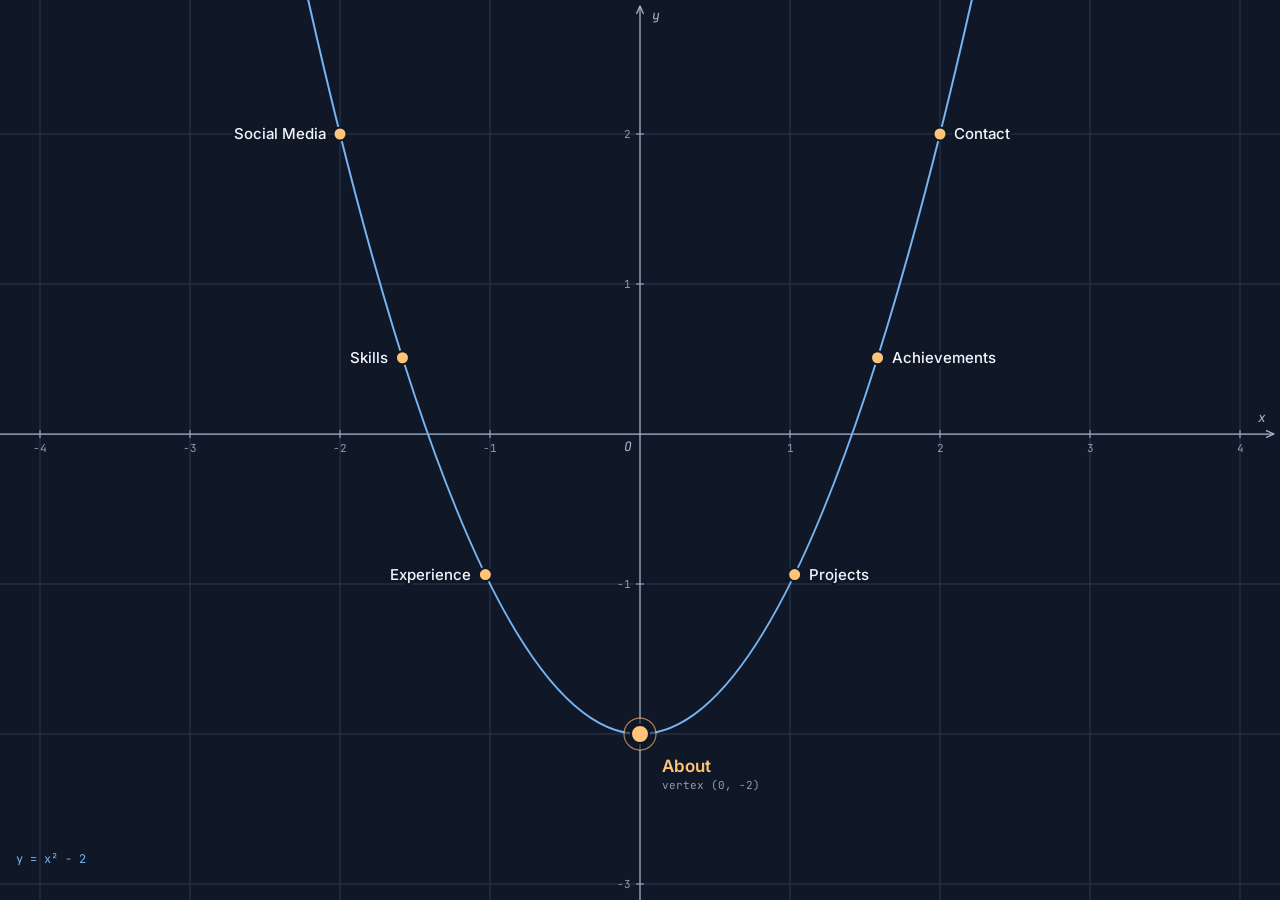
<file: index.html>
<!DOCTYPE html>
<html lang="en">
<head>
  <meta charset="utf-8">
  <meta name="viewport" content="width=device-width, initial-scale=1">
  <title>Portfolio · Graph</title>
  <meta name="description" content="A personal portfolio presented as points on a parabola.">
  <link rel="preconnect" href="https://fonts.googleapis.com">
  <link rel="preconnect" href="https://fonts.gstatic.com" crossorigin>
  <link rel="stylesheet" href="https://fonts.googleapis.com/css2?family=Inter:wght@400;500;600&family=JetBrains+Mono:wght@400;500&display=swap">
  <link rel="stylesheet" href="css/base.css">
  <link rel="stylesheet" href="css/graph.css">
</head>
<body class="graph-page">
  <main>
    <h1 class="visually-hidden">Portfolio sections</h1>
    <nav class="graph-nav" aria-label="Portfolio sections">
      <!-- The graph is drawn by js/graph.js using the points in js/config.js -->
      <svg id="graph" tabindex="-1" focusable="false" role="group" aria-labelledby="graph-title graph-desc">
        <title id="graph-title">Coordinate plane with a parabola</title>
        <desc id="graph-desc">Seven section links are plotted from left to right on the parabola y = x² − 2. About sits at its vertex, two units below the origin.</desc>
      </svg>
    </nav>

    <p class="readout" id="readout" aria-hidden="true">
      <span id="readout-equation">y = x² − 2</span>
      <span id="readout-point"></span>
    </p>

    <noscript>
      <ul class="noscript-nav">
        <li><a href="social-media.html">Social Media</a></li>
        <li><a href="skills.html">Skills</a></li>
        <li><a href="experience.html">Experience</a></li>
        <li><a href="about.html">About</a></li>
        <li><a href="projects.html">Projects</a></li>
        <li><a href="achievements.html">Achievements</a></li>
        <li><a href="contact.html">Contact</a></li>
      </ul>
    </noscript>
  </main>

  <script src="js/config.js"></script>
  <script src="js/curve.js"></script>
  <script src="js/graph.js"></script>
</body>
</html>
</file>
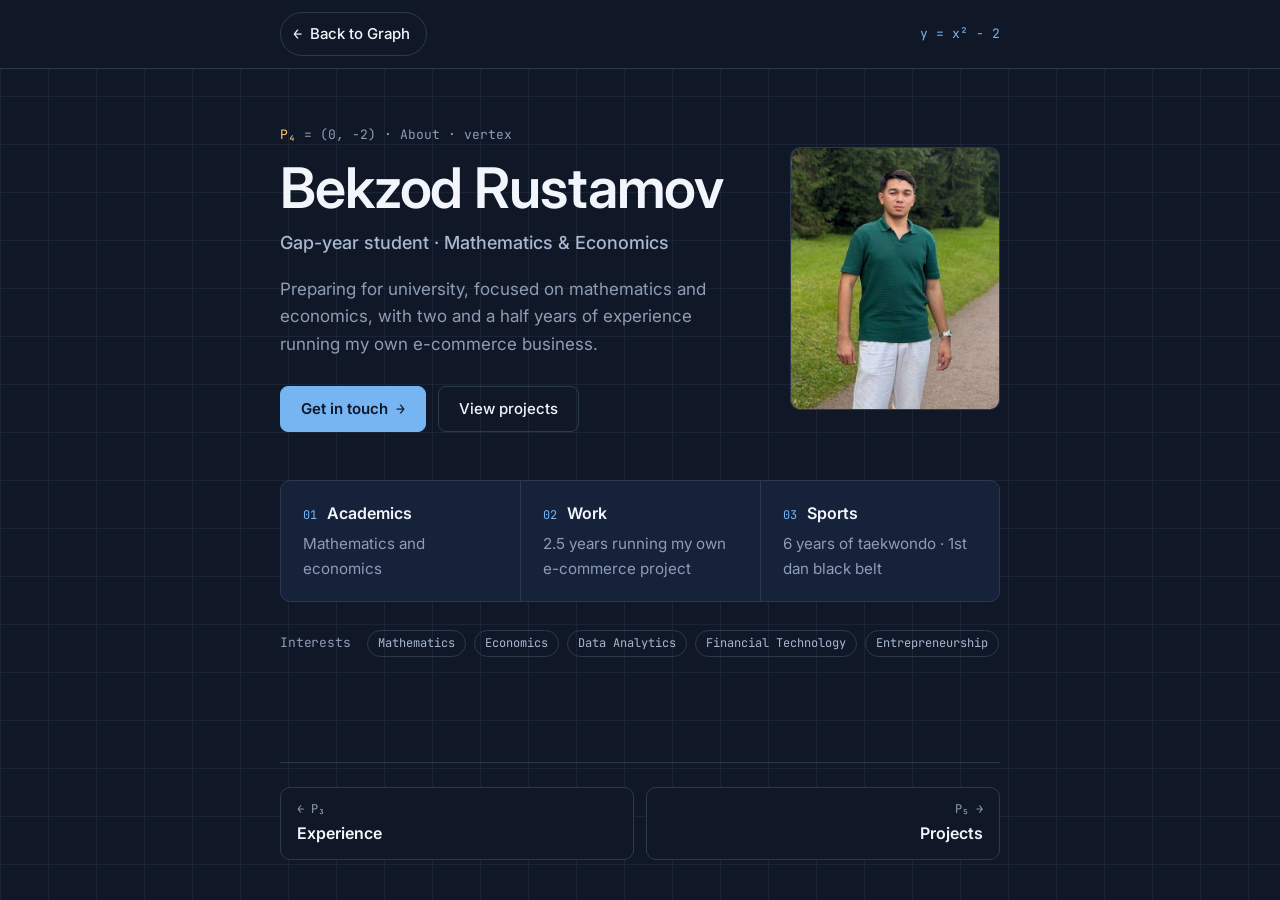
<file: about.html>
<!DOCTYPE html>
<html lang="en">
<head>
  <meta charset="utf-8">
  <meta name="viewport" content="width=device-width, initial-scale=1">
  <title>About · Bekzod Rustamov</title>
  <meta name="description" content="Bekzod Rustamov: gap-year student with a focus on mathematics and economics, and an e-commerce seller.">
  <link rel="preconnect" href="https://fonts.googleapis.com">
  <link rel="preconnect" href="https://fonts.gstatic.com" crossorigin>
  <link rel="stylesheet" href="https://fonts.googleapis.com/css2?family=Inter:wght@400;500;600&family=JetBrains+Mono:wght@400;500&display=swap">
  <link rel="stylesheet" href="css/base.css">
  <link rel="stylesheet" href="css/page.css">
</head>
<body class="inner-page" data-page="about.html">
  <a class="skip-link" href="#main">Skip to content</a>

  <header class="topbar">
    <div class="container topbar-inner">
      <a class="back-link" href="index.html"><span class="arrow" aria-hidden="true">&larr;</span> Back to Graph</a>
      <p class="topbar-meta" aria-hidden="true" data-equation>y = x² − 2</p>
    </div>
  </header>

  <main id="main" class="container page-main">

    <!-- PROFILE: name, role, one-sentence summary, buttons, optional photo -->
    <section class="profile" aria-labelledby="profile-name">
      <div class="profile-text">
        <p class="eyebrow"><span class="point-name">P₄</span> = <span data-coords>(0, −2)</span> · About · vertex</p>
        <h1 id="profile-name">Bekzod Rustamov</h1>
        <p class="profile-role">Gap-year student · Mathematics &amp; Economics</p>
        <p class="profile-summary">Preparing for university, focused on mathematics and economics, with two and a half years of experience running my own e-commerce business.</p>
        <div class="profile-actions">
          <a class="button button-primary" href="contact.html">Get in touch <span class="arrow" aria-hidden="true">&rarr;</span></a>
          <a class="button" href="projects.html">View projects</a>
        </div>
      </div>

      <!-- PHOTO (optional): save a portrait as images/photo.jpg and it appears here.
           Until then, the initials are shown. -->
      <figure class="profile-photo">
        <img src="images/photo.jpg" alt="Portrait of Bekzod Rustamov" width="640" height="640"
             onerror="this.parentNode.classList.add('is-empty'); this.remove();">
        <span class="profile-initials" aria-hidden="true">BR</span>
      </figure>
    </section>

    <!-- HIGHLIGHTS: three short facts -->
    <dl class="highlights">
      <div class="highlight">
        <dt><span class="highlight-index" aria-hidden="true">01</span> Academics</dt>
        <dd>Mathematics and economics</dd>
      </div>
      <div class="highlight">
        <dt><span class="highlight-index" aria-hidden="true">02</span> Work</dt>
        <dd>2.5 years running my own e-commerce project</dd>
      </div>
      <div class="highlight">
        <dt><span class="highlight-index" aria-hidden="true">03</span> Sports</dt>
        <dd>6 years of taekwondo · 1st dan black belt</dd>
      </div>
    </dl>

    <!-- INTERESTS: short tags -->
    <div class="profile-tags">
      <h2 class="profile-tags-title">Interests</h2>
      <ul class="tag-list">
        <li class="tag">Mathematics</li>
        <li class="tag">Economics</li>
        <li class="tag">Data Analytics</li>
        <li class="tag">Financial Technology</li>
        <li class="tag">Entrepreneurship</li>
      </ul>
    </div>
  </main>

  <footer class="container page-footer">
    <nav class="pager" aria-label="Neighboring points on the curve">
      <a class="pager-link prev" href="experience.html" rel="prev"><span class="pager-dir">&larr; P₃</span><span class="pager-title">Experience</span></a>
      <a class="pager-link next" href="projects.html" rel="next"><span class="pager-dir">P₅ &rarr;</span><span class="pager-title">Projects</span></a>
    </nav>
  </footer>

  <script src="js/config.js"></script>
  <script src="js/curve.js"></script>
  <script src="js/page.js"></script>
</body>
</html>
</file>
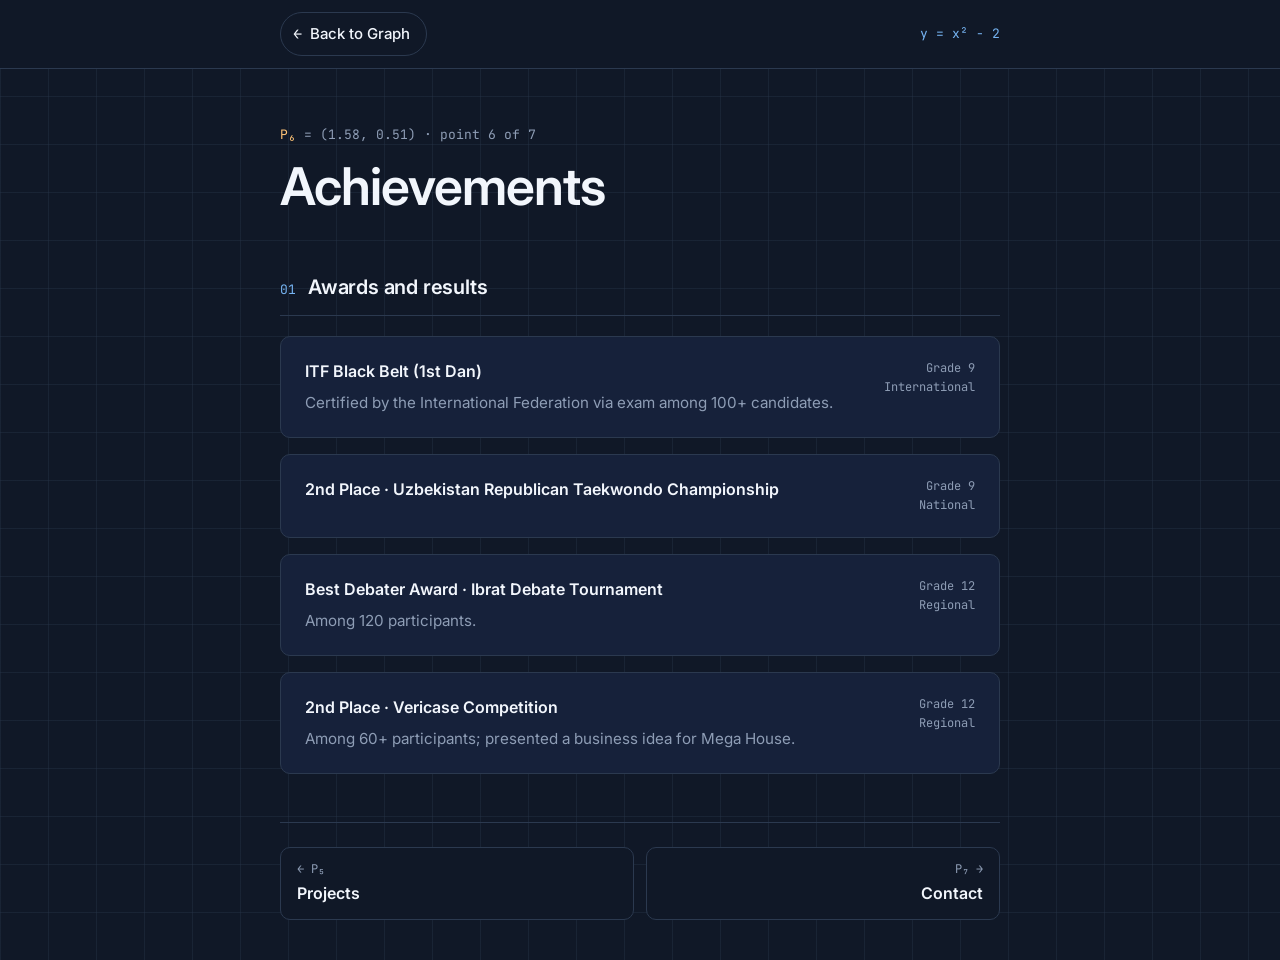
<file: achievements.html>
<!DOCTYPE html>
<html lang="en">
<head>
  <meta charset="utf-8">
  <meta name="viewport" content="width=device-width, initial-scale=1">
  <title>Achievements · Bekzod Rustamov</title>
  <meta name="description" content="Bekzod Rustamov's awards in taekwondo, debate and business competitions.">
  <link rel="preconnect" href="https://fonts.googleapis.com">
  <link rel="preconnect" href="https://fonts.gstatic.com" crossorigin>
  <link rel="stylesheet" href="https://fonts.googleapis.com/css2?family=Inter:wght@400;500;600&family=JetBrains+Mono:wght@400;500&display=swap">
  <link rel="stylesheet" href="css/base.css">
  <link rel="stylesheet" href="css/page.css">
</head>
<body class="inner-page" data-page="achievements.html">
  <a class="skip-link" href="#main">Skip to content</a>

  <header class="topbar">
    <div class="container topbar-inner">
      <a class="back-link" href="index.html"><span class="arrow" aria-hidden="true">&larr;</span> Back to Graph</a>
      <p class="topbar-meta" aria-hidden="true" data-equation>y = x² − 2</p>
    </div>
  </header>

  <main id="main" class="container page-main">
    <header class="page-intro">
      <p class="eyebrow"><span class="point-name">P₆</span> = <span data-coords>(1.58, 0.51)</span> · point 6 of 7</p>
      <h1>Achievements</h1>    </header>

    <section class="section" aria-labelledby="s1">
      <div class="section-head">
        <span class="section-index" aria-hidden="true">01</span>
        <h2 id="s1">Awards and results</h2>
      </div>
      <div class="card-stack">
        <article class="card">
          <div class="card-head">
            <div>
              <h3 class="card-title">ITF Black Belt (1st Dan)</h3>
              <p class="card-text">Certified by the International Federation via exam among 100+ candidates.</p>
            </div>
            <p class="card-meta">Grade 9<br>International</p>
          </div>
        </article>
        <article class="card">
          <div class="card-head">
            <div>
              <h3 class="card-title">2nd Place · Uzbekistan Republican Taekwondo Championship</h3>
            </div>
            <p class="card-meta">Grade 9<br>National</p>
          </div>
        </article>
        <article class="card">
          <div class="card-head">
            <div>
              <h3 class="card-title">Best Debater Award · Ibrat Debate Tournament</h3>
              <p class="card-text">Among 120 participants.</p>
            </div>
            <p class="card-meta">Grade 12<br>Regional</p>
          </div>
        </article>
        <article class="card">
          <div class="card-head">
            <div>
              <h3 class="card-title">2nd Place · Vericase Competition</h3>
              <p class="card-text">Among 60+ participants; presented a business idea for Mega House.</p>
            </div>
            <p class="card-meta">Grade 12<br>Regional</p>
          </div>
        </article>
      </div>
    </section>
  </main>

  <footer class="container page-footer">
    <nav class="pager" aria-label="Neighboring points on the curve">
      <a class="pager-link prev" href="projects.html" rel="prev"><span class="pager-dir">&larr; P₅</span><span class="pager-title">Projects</span></a>
      <a class="pager-link next" href="contact.html" rel="next"><span class="pager-dir">P₇ &rarr;</span><span class="pager-title">Contact</span></a>
    </nav>
  </footer>

  <script src="js/config.js"></script>
  <script src="js/curve.js"></script>
  <script src="js/page.js"></script>
</body>
</html>
</file>
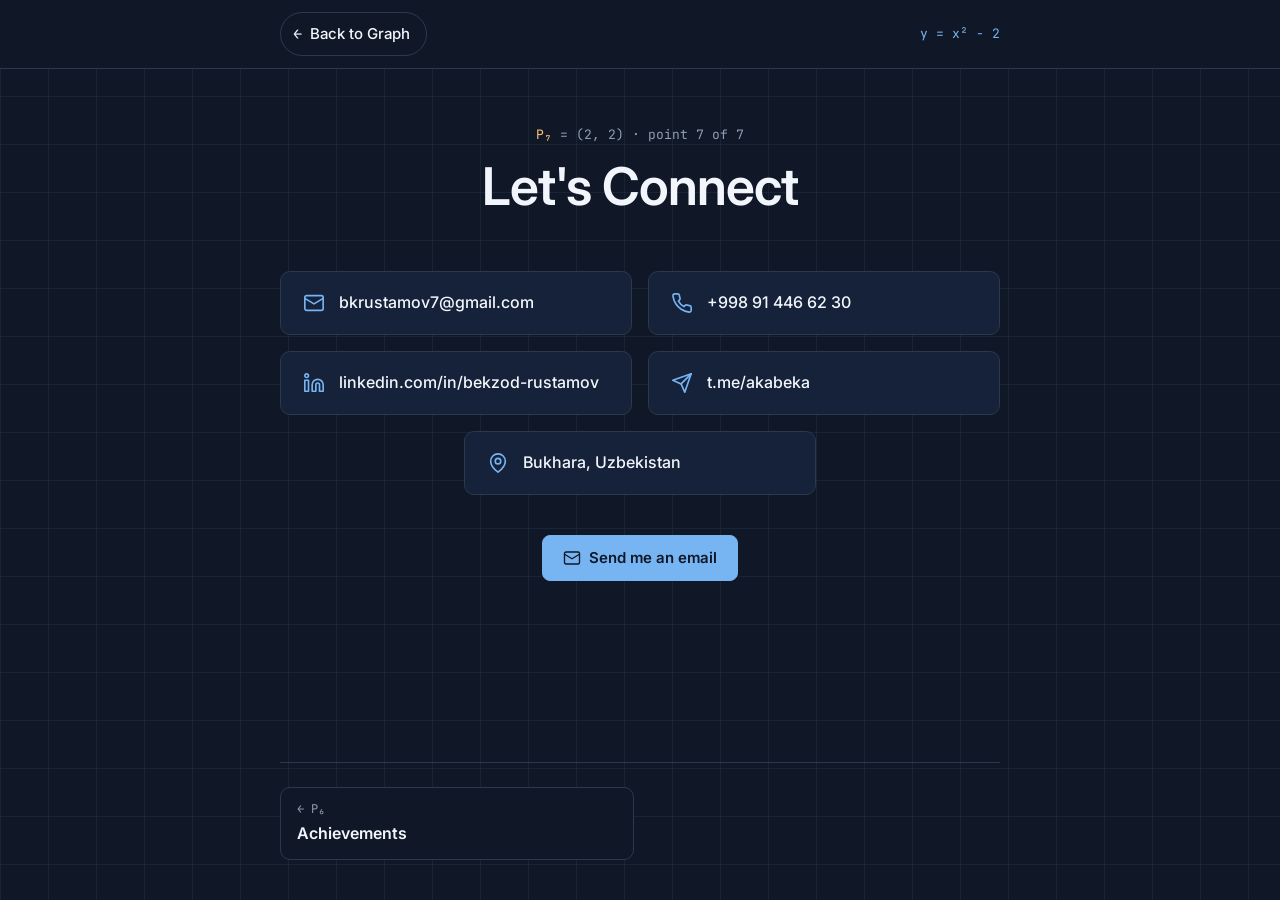
<file: contact.html>
<!DOCTYPE html>
<html lang="en">
<head>
  <meta charset="utf-8">
  <meta name="viewport" content="width=device-width, initial-scale=1">
  <title>Contact · Bekzod Rustamov</title>
  <meta name="description" content="Get in touch with Bekzod Rustamov by email, phone, LinkedIn or Telegram.">
  <link rel="preconnect" href="https://fonts.googleapis.com">
  <link rel="preconnect" href="https://fonts.gstatic.com" crossorigin>
  <link rel="stylesheet" href="https://fonts.googleapis.com/css2?family=Inter:wght@400;500;600&family=JetBrains+Mono:wght@400;500&display=swap">
  <link rel="stylesheet" href="css/base.css">
  <link rel="stylesheet" href="css/page.css">
</head>
<body class="inner-page" data-page="contact.html">
  <a class="skip-link" href="#main">Skip to content</a>

  <header class="topbar">
    <div class="container topbar-inner">
      <a class="back-link" href="index.html"><span class="arrow" aria-hidden="true">&larr;</span> Back to Graph</a>
      <p class="topbar-meta" aria-hidden="true" data-equation>y = x² − 2</p>
    </div>
  </header>

  <main id="main" class="container page-main">
    <header class="page-intro connect-intro">
      <p class="eyebrow"><span class="point-name">P₇</span> = <span data-coords>(2, 2)</span> · point 7 of 7</p>
      <h1>Let's Connect</h1>
    </header>

    <ul class="contact-grid" aria-label="Contact details">
      <li>
        <a class="contact-tile" href="mailto:bkrustamov7@gmail.com">
          <svg class="contact-icon" viewBox="0 0 24 24" aria-hidden="true"><rect x="2" y="4" width="20" height="16" rx="2"/><path d="m22 7-10 6L2 7"/></svg>
          <span><span class="visually-hidden">Email: </span>bkrustamov7@gmail.com</span>
        </a>
      </li>
      <li>
        <a class="contact-tile" href="tel:+998914466230">
          <svg class="contact-icon" viewBox="0 0 24 24" aria-hidden="true"><path d="M22 16.92v3a2 2 0 0 1-2.18 2 19.79 19.79 0 0 1-8.63-3.07 19.5 19.5 0 0 1-6-6 19.79 19.79 0 0 1-3.07-8.67A2 2 0 0 1 4.11 2h3a2 2 0 0 1 2 1.72c.13.96.36 1.9.7 2.81a2 2 0 0 1-.45 2.11L8.09 9.91a16 16 0 0 0 6 6l1.27-1.27a2 2 0 0 1 2.11-.45c.91.34 1.85.57 2.81.7A2 2 0 0 1 22 16.92z"/></svg>
          <span><span class="visually-hidden">Phone: </span>+998 91 446 62 30</span>
        </a>
      </li>
      <li>
        <a class="contact-tile" href="https://www.linkedin.com/in/bekzod-rustamov-124994376" target="_blank" rel="noopener">
          <svg class="contact-icon" viewBox="0 0 24 24" aria-hidden="true"><path d="M16 8a6 6 0 0 1 6 6v7h-4v-7a2 2 0 0 0-4 0v7h-4v-7a6 6 0 0 1 6-6z"/><rect x="2" y="9" width="4" height="12"/><circle cx="4" cy="4" r="2"/></svg>
          <span><span class="visually-hidden">LinkedIn: </span>linkedin.com/in/bekzod-rustamov</span>
        </a>
      </li>
      <li>
        <a class="contact-tile" href="https://t.me/akabeka" target="_blank" rel="noopener">
          <svg class="contact-icon" viewBox="0 0 24 24" aria-hidden="true"><path d="M22 2 11 13"/><path d="M22 2 15 22l-4-9-9-4 20-7z"/></svg>
          <span><span class="visually-hidden">Telegram: </span>t.me/akabeka</span>
        </a>
      </li>
      <li class="contact-center">
        <div class="contact-tile">
          <svg class="contact-icon" viewBox="0 0 24 24" aria-hidden="true"><path d="M20 10c0 6-8 12-8 12s-8-6-8-12a8 8 0 0 1 16 0Z"/><circle cx="12" cy="10" r="3"/></svg>
          <span><span class="visually-hidden">Location: </span>Bukhara, Uzbekistan</span>
        </div>
      </li>
    </ul>

    <p class="connect-action">
      <a class="button button-primary" href="mailto:bkrustamov7@gmail.com">
        <svg class="contact-icon" viewBox="0 0 24 24" aria-hidden="true"><rect x="2" y="4" width="20" height="16" rx="2"/><path d="m22 7-10 6L2 7"/></svg>
        Send me an email
      </a>
    </p>
  </main>

  <footer class="container page-footer">
    <nav class="pager" aria-label="Neighboring points on the curve">
      <a class="pager-link prev" href="achievements.html" rel="prev"><span class="pager-dir">&larr; P₆</span><span class="pager-title">Achievements</span></a>
    </nav>
  </footer>

  <script src="js/config.js"></script>
  <script src="js/curve.js"></script>
  <script src="js/page.js"></script>
</body>
</html>
</file>
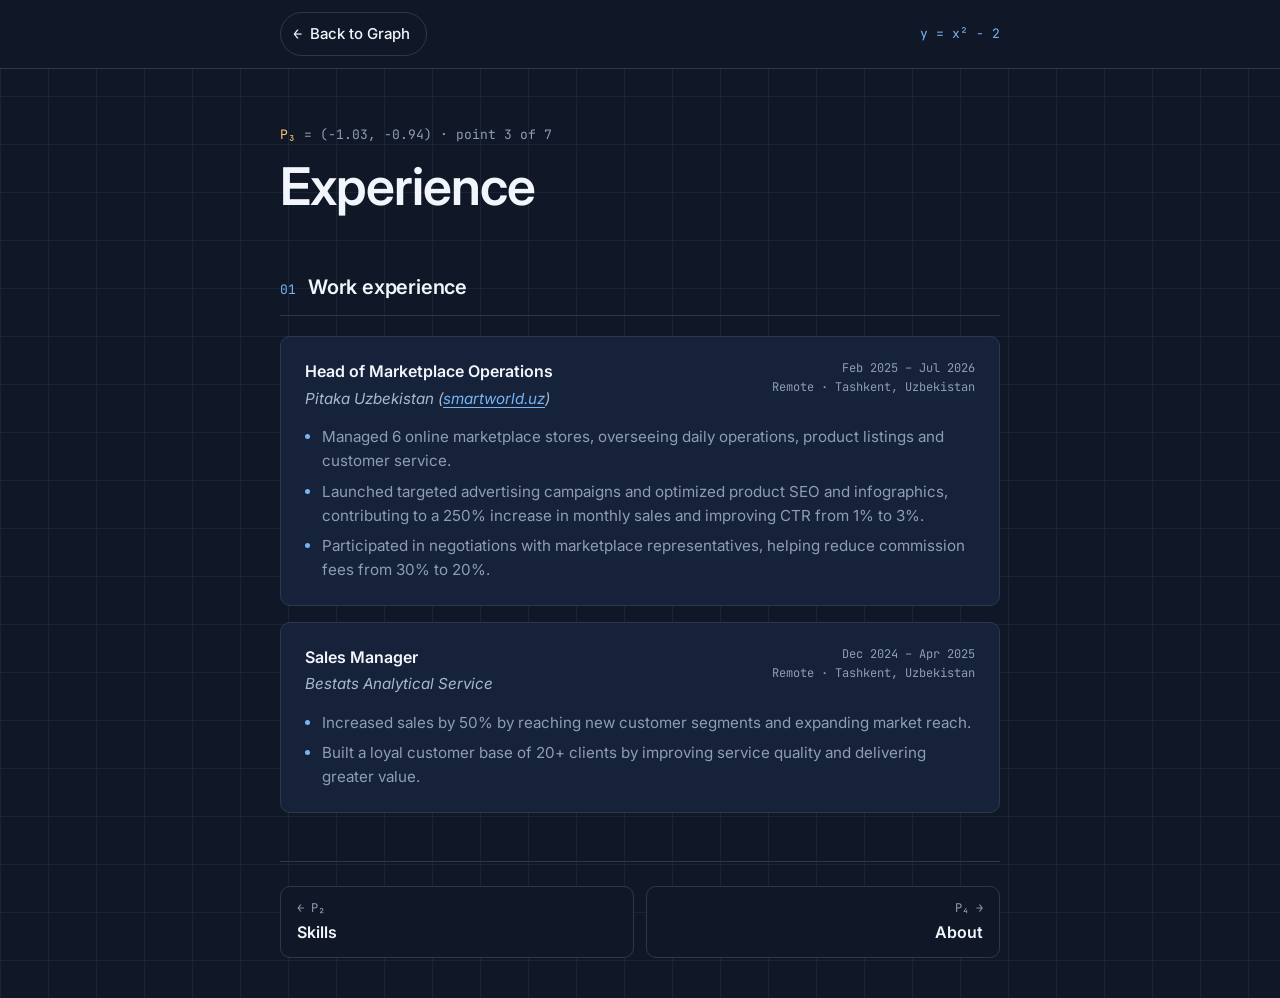
<file: experience.html>
<!DOCTYPE html>
<html lang="en">
<head>
  <meta charset="utf-8">
  <meta name="viewport" content="width=device-width, initial-scale=1">
  <title>Experience · Bekzod Rustamov</title>
  <meta name="description" content="Bekzod Rustamov's work experience in marketplace operations and sales.">
  <link rel="preconnect" href="https://fonts.googleapis.com">
  <link rel="preconnect" href="https://fonts.gstatic.com" crossorigin>
  <link rel="stylesheet" href="https://fonts.googleapis.com/css2?family=Inter:wght@400;500;600&family=JetBrains+Mono:wght@400;500&display=swap">
  <link rel="stylesheet" href="css/base.css">
  <link rel="stylesheet" href="css/page.css">
</head>
<body class="inner-page" data-page="experience.html">
  <a class="skip-link" href="#main">Skip to content</a>

  <header class="topbar">
    <div class="container topbar-inner">
      <a class="back-link" href="index.html"><span class="arrow" aria-hidden="true">&larr;</span> Back to Graph</a>
      <p class="topbar-meta" aria-hidden="true" data-equation>y = x² − 2</p>
    </div>
  </header>

  <main id="main" class="container page-main">
    <header class="page-intro">
      <p class="eyebrow"><span class="point-name">P₃</span> = <span data-coords>(−1.03, −0.94)</span> · point 3 of 7</p>
      <h1>Experience</h1>    </header>

    <section class="section" aria-labelledby="s1">
      <div class="section-head">
        <span class="section-index" aria-hidden="true">01</span>
        <h2 id="s1">Work experience</h2>
      </div>
      <div class="card-stack">
        <article class="card">
          <div class="card-head">
            <div>
              <h3 class="card-title">Head of Marketplace Operations</h3>
              <p class="entry-org">Pitaka Uzbekistan (<a class="entry-link" href="https://smartworld.uz" target="_blank" rel="noopener">smartworld.uz</a>)</p>
            </div>
            <p class="card-meta">Feb 2025 – Jul 2026<br>Remote · Tashkent, Uzbekistan</p>
          </div>
          <ul class="entry-points card-text">
            <li>Managed 6 online marketplace stores, overseeing daily operations, product listings and customer service.</li>
            <li>Launched targeted advertising campaigns and optimized product SEO and infographics, contributing to a 250% increase in monthly sales and improving CTR from 1% to 3%.</li>
            <li>Participated in negotiations with marketplace representatives, helping reduce commission fees from 30% to 20%.</li>
          </ul>
        </article>
        <article class="card">
          <div class="card-head">
            <div>
              <h3 class="card-title">Sales Manager</h3>
              <p class="entry-org">Bestats Analytical Service</p>
            </div>
            <p class="card-meta">Dec 2024 – Apr 2025<br>Remote · Tashkent, Uzbekistan</p>
          </div>
          <ul class="entry-points card-text">
            <li>Increased sales by 50% by reaching new customer segments and expanding market reach.</li>
            <li>Built a loyal customer base of 20+ clients by improving service quality and delivering greater value.</li>
          </ul>
        </article>
      </div>
    </section>
  </main>

  <footer class="container page-footer">
    <nav class="pager" aria-label="Neighboring points on the curve">
      <a class="pager-link prev" href="skills.html" rel="prev"><span class="pager-dir">&larr; P₂</span><span class="pager-title">Skills</span></a>
      <a class="pager-link next" href="about.html" rel="next"><span class="pager-dir">P₄ &rarr;</span><span class="pager-title">About</span></a>
    </nav>
  </footer>

  <script src="js/config.js"></script>
  <script src="js/curve.js"></script>
  <script src="js/page.js"></script>
</body>
</html>
</file>
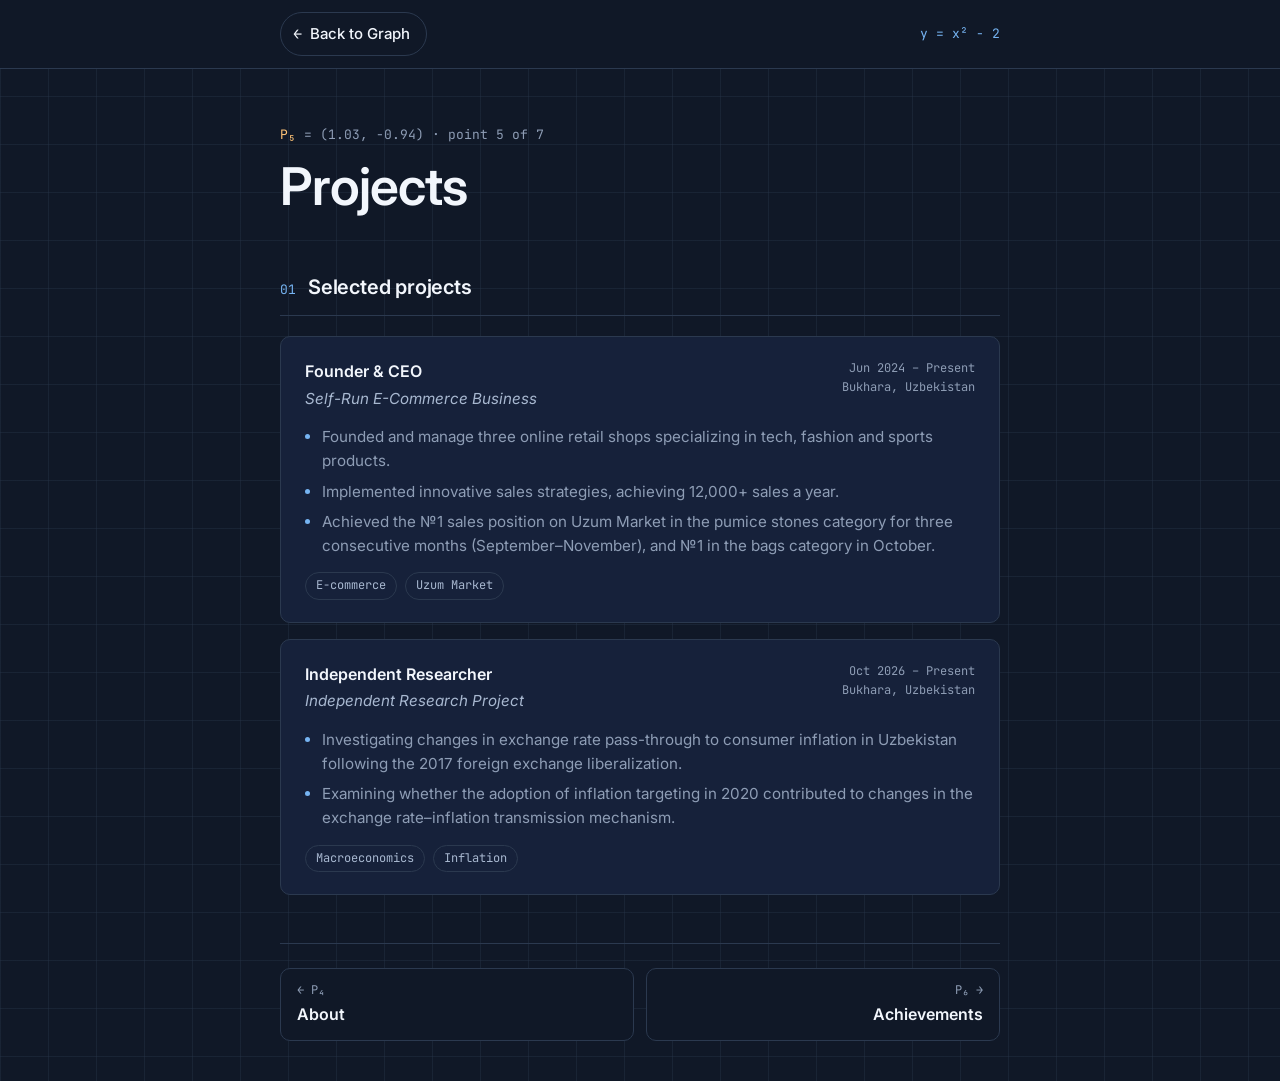
<file: projects.html>
<!DOCTYPE html>
<html lang="en">
<head>
  <meta charset="utf-8">
  <meta name="viewport" content="width=device-width, initial-scale=1">
  <title>Projects · Bekzod Rustamov</title>
  <meta name="description" content="Bekzod Rustamov's projects: an e-commerce business and independent economics research.">
  <link rel="preconnect" href="https://fonts.googleapis.com">
  <link rel="preconnect" href="https://fonts.gstatic.com" crossorigin>
  <link rel="stylesheet" href="https://fonts.googleapis.com/css2?family=Inter:wght@400;500;600&family=JetBrains+Mono:wght@400;500&display=swap">
  <link rel="stylesheet" href="css/base.css">
  <link rel="stylesheet" href="css/page.css">
</head>
<body class="inner-page" data-page="projects.html">
  <a class="skip-link" href="#main">Skip to content</a>

  <header class="topbar">
    <div class="container topbar-inner">
      <a class="back-link" href="index.html"><span class="arrow" aria-hidden="true">&larr;</span> Back to Graph</a>
      <p class="topbar-meta" aria-hidden="true" data-equation>y = x² − 2</p>
    </div>
  </header>

  <main id="main" class="container page-main">
    <header class="page-intro">
      <p class="eyebrow"><span class="point-name">P₅</span> = <span data-coords>(1.03, −0.94)</span> · point 5 of 7</p>
      <h1>Projects</h1>    </header>

    <section class="section" aria-labelledby="s1">
      <div class="section-head">
        <span class="section-index" aria-hidden="true">01</span>
        <h2 id="s1">Selected projects</h2>
      </div>
      <div class="card-stack">
        <article class="card">
          <div class="card-head">
            <div>
              <h3 class="card-title">Founder &amp; CEO</h3>
              <p class="entry-org">Self-Run E-Commerce Business</p>
            </div>
            <p class="card-meta">Jun 2024 – Present<br>Bukhara, Uzbekistan</p>
          </div>
          <ul class="entry-points card-text">
            <li>Founded and manage three online retail shops specializing in tech, fashion and sports products.</li>
            <li>Implemented innovative sales strategies, achieving 12,000+ sales a year.</li>
            <li>Achieved the №1 sales position on Uzum Market in the pumice stones category for three consecutive months (September–November), and №1 in the bags category in October.</li>
          </ul>
          <ul class="tag-list">
            <li class="tag">E-commerce</li>
            <li class="tag">Uzum Market</li>
          </ul>
        </article>
        <article class="card">
          <div class="card-head">
            <div>
              <h3 class="card-title">Independent Researcher</h3>
              <p class="entry-org">Independent Research Project</p>
            </div>
            <p class="card-meta">Oct 2026 – Present<br>Bukhara, Uzbekistan</p>
          </div>
          <ul class="entry-points card-text">
            <li>Investigating changes in exchange rate pass-through to consumer inflation in Uzbekistan following the 2017 foreign exchange liberalization.</li>
            <li>Examining whether the adoption of inflation targeting in 2020 contributed to changes in the exchange rate–inflation transmission mechanism.</li>
          </ul>
          <ul class="tag-list">
            <li class="tag">Macroeconomics</li>
            <li class="tag">Inflation</li>
          </ul>
        </article>
      </div>
    </section>
  </main>

  <footer class="container page-footer">
    <nav class="pager" aria-label="Neighboring points on the curve">
      <a class="pager-link prev" href="about.html" rel="prev"><span class="pager-dir">&larr; P₄</span><span class="pager-title">About</span></a>
      <a class="pager-link next" href="achievements.html" rel="next"><span class="pager-dir">P₆ &rarr;</span><span class="pager-title">Achievements</span></a>
    </nav>
  </footer>

  <script src="js/config.js"></script>
  <script src="js/curve.js"></script>
  <script src="js/page.js"></script>
</body>
</html>
</file>
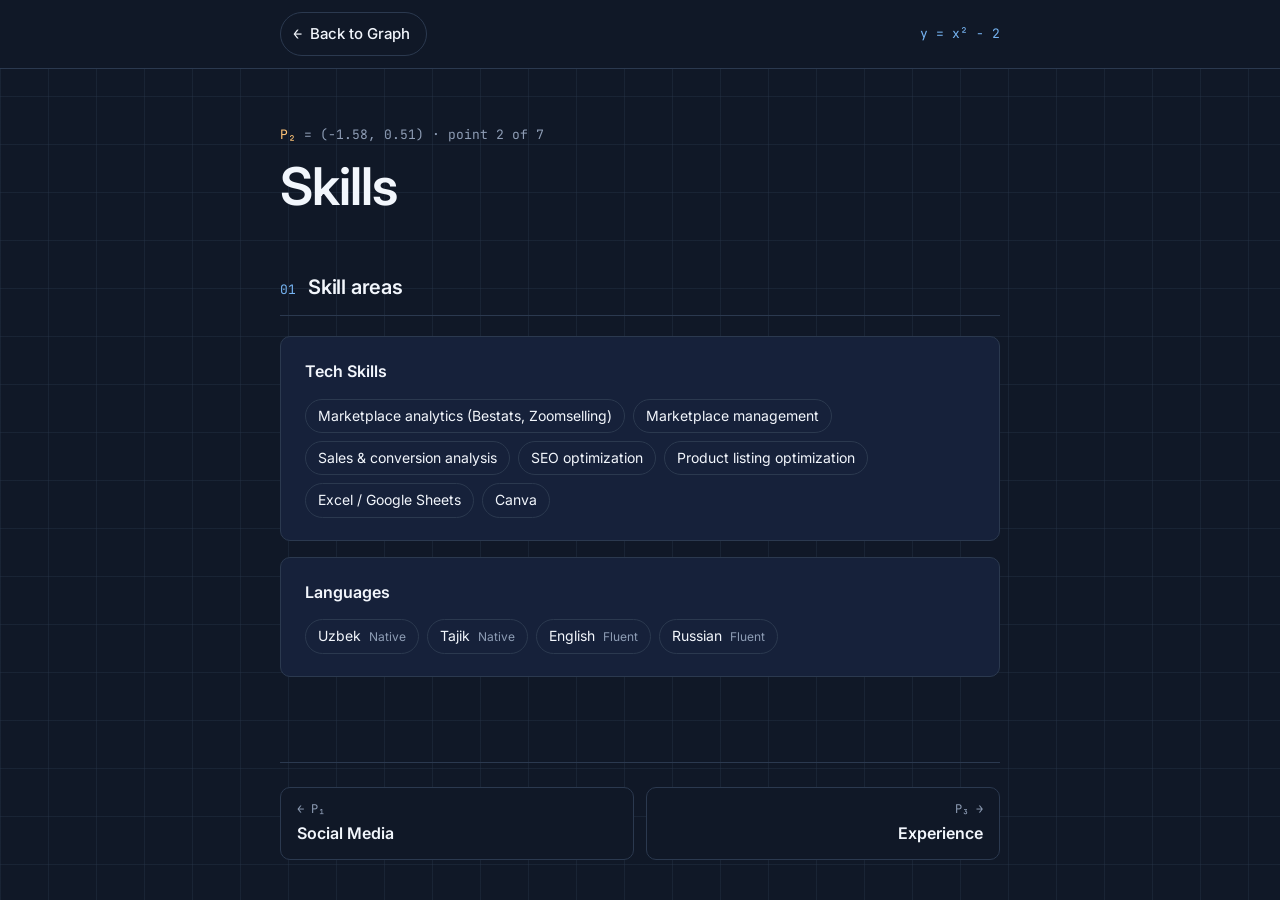
<file: skills.html>
<!DOCTYPE html>
<html lang="en">
<head>
  <meta charset="utf-8">
  <meta name="viewport" content="width=device-width, initial-scale=1">
  <title>Skills · Bekzod Rustamov</title>
  <meta name="description" content="Bekzod Rustamov's skills: marketplace analytics, sales analysis, SEO and languages.">
  <link rel="preconnect" href="https://fonts.googleapis.com">
  <link rel="preconnect" href="https://fonts.gstatic.com" crossorigin>
  <link rel="stylesheet" href="https://fonts.googleapis.com/css2?family=Inter:wght@400;500;600&family=JetBrains+Mono:wght@400;500&display=swap">
  <link rel="stylesheet" href="css/base.css">
  <link rel="stylesheet" href="css/page.css">
</head>
<body class="inner-page" data-page="skills.html">
  <a class="skip-link" href="#main">Skip to content</a>

  <header class="topbar">
    <div class="container topbar-inner">
      <a class="back-link" href="index.html"><span class="arrow" aria-hidden="true">&larr;</span> Back to Graph</a>
      <p class="topbar-meta" aria-hidden="true" data-equation>y = x² − 2</p>
    </div>
  </header>

  <main id="main" class="container page-main">
    <header class="page-intro">
      <p class="eyebrow"><span class="point-name">P₂</span> = <span data-coords>(−1.58, 0.51)</span> · point 2 of 7</p>
      <h1>Skills</h1>    </header>

    <section class="section" aria-labelledby="s1">
      <div class="section-head">
        <span class="section-index" aria-hidden="true">01</span>
        <h2 id="s1">Skill areas</h2>
      </div>
      <div class="card-stack">
        <article class="card">
          <h3 class="card-title">Tech Skills</h3>
          <ul class="tag-list tag-list-lg">
            <li class="tag">Marketplace analytics (Bestats, Zoomselling)</li>
            <li class="tag">Marketplace management</li>
            <li class="tag">Sales &amp; conversion analysis</li>
            <li class="tag">SEO optimization</li>
            <li class="tag">Product listing optimization</li>
            <li class="tag">Excel / Google Sheets</li>
            <li class="tag">Canva</li>
          </ul>
        </article>
        <article class="card">
          <h3 class="card-title">Languages</h3>
          <ul class="tag-list tag-list-lg">
            <li class="tag">Uzbek <span class="tag-note">Native</span></li>
            <li class="tag">Tajik <span class="tag-note">Native</span></li>
            <li class="tag">English <span class="tag-note">Fluent</span></li>
            <li class="tag">Russian <span class="tag-note">Fluent</span></li>
          </ul>
        </article>
      </div>
    </section>
  </main>

  <footer class="container page-footer">
    <nav class="pager" aria-label="Neighboring points on the curve">
      <a class="pager-link prev" href="social-media.html" rel="prev"><span class="pager-dir">&larr; P₁</span><span class="pager-title">Social Media</span></a>
      <a class="pager-link next" href="experience.html" rel="next"><span class="pager-dir">P₃ &rarr;</span><span class="pager-title">Experience</span></a>
    </nav>
  </footer>

  <script src="js/config.js"></script>
  <script src="js/curve.js"></script>
  <script src="js/page.js"></script>
</body>
</html>
</file>
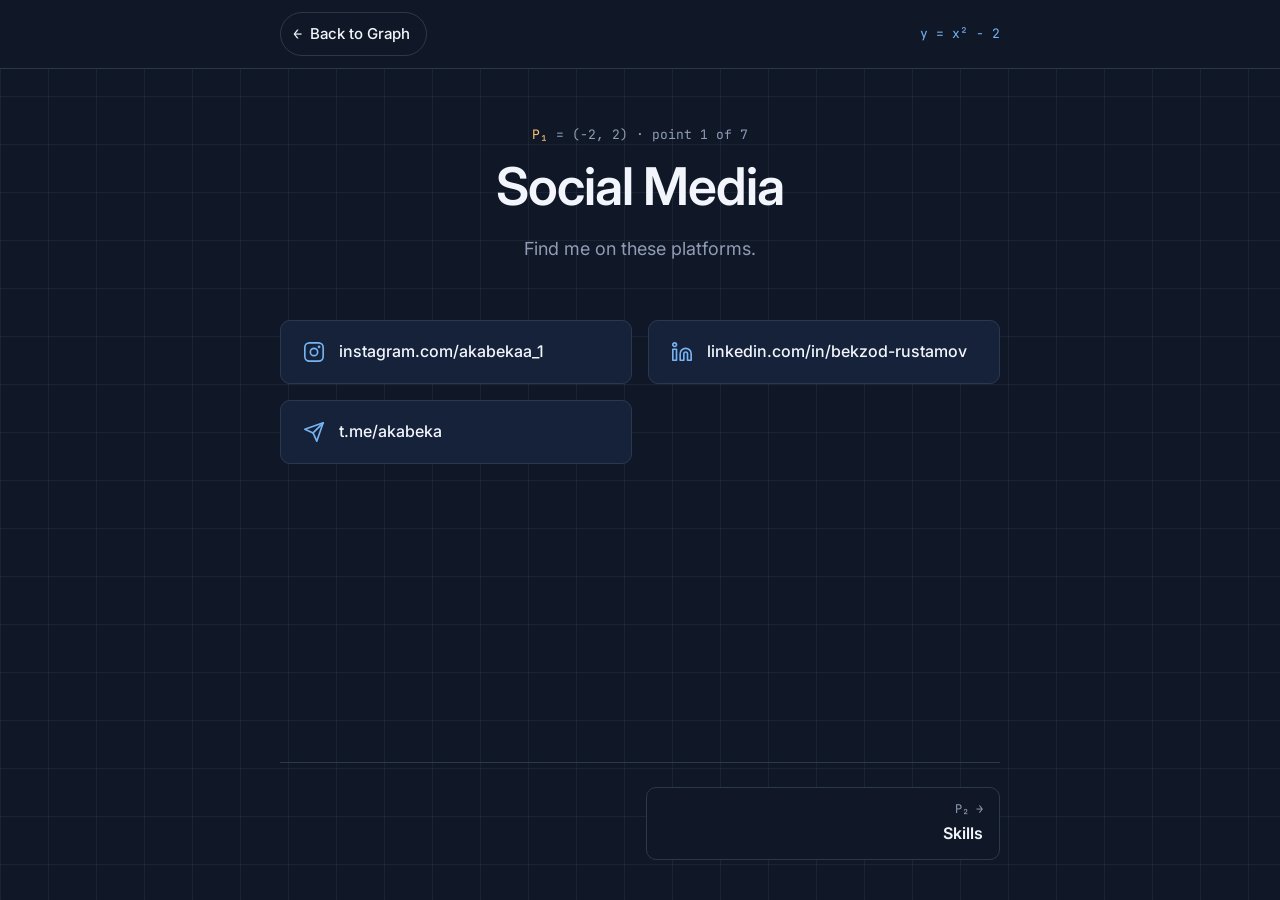
<file: social-media.html>
<!DOCTYPE html>
<html lang="en">
<head>
  <meta charset="utf-8">
  <meta name="viewport" content="width=device-width, initial-scale=1">
  <title>Social Media · Bekzod Rustamov</title>
  <meta name="description" content="Bekzod Rustamov on Instagram, LinkedIn and Telegram.">
  <link rel="preconnect" href="https://fonts.googleapis.com">
  <link rel="preconnect" href="https://fonts.gstatic.com" crossorigin>
  <link rel="stylesheet" href="https://fonts.googleapis.com/css2?family=Inter:wght@400;500;600&family=JetBrains+Mono:wght@400;500&display=swap">
  <link rel="stylesheet" href="css/base.css">
  <link rel="stylesheet" href="css/page.css">
</head>
<body class="inner-page" data-page="social-media.html">
  <a class="skip-link" href="#main">Skip to content</a>

  <header class="topbar">
    <div class="container topbar-inner">
      <a class="back-link" href="index.html"><span class="arrow" aria-hidden="true">&larr;</span> Back to Graph</a>
      <p class="topbar-meta" aria-hidden="true" data-equation>y = x² − 2</p>
    </div>
  </header>

  <main id="main" class="container page-main">
    <header class="page-intro connect-intro">
      <p class="eyebrow"><span class="point-name">P₁</span> = <span data-coords>(−2, 2)</span> · point 1 of 7</p>
      <h1>Social Media</h1>
      <p class="lead">Find me on these platforms.</p>
    </header>

    <ul class="contact-grid" aria-label="Social media profiles">
      <li>
        <a class="contact-tile" href="https://www.instagram.com/akabekaa_1" target="_blank" rel="noopener">
          <svg class="contact-icon" viewBox="0 0 24 24" aria-hidden="true"><rect x="2" y="2" width="20" height="20" rx="5"/><circle cx="12" cy="12" r="4"/><circle cx="17.5" cy="6.5" r="0.6"/></svg>
          <span><span class="visually-hidden">Instagram: </span>instagram.com/akabekaa_1</span>
        </a>
      </li>
      <li>
        <a class="contact-tile" href="https://www.linkedin.com/in/bekzod-rustamov-124994376" target="_blank" rel="noopener">
          <svg class="contact-icon" viewBox="0 0 24 24" aria-hidden="true"><path d="M16 8a6 6 0 0 1 6 6v7h-4v-7a2 2 0 0 0-4 0v7h-4v-7a6 6 0 0 1 6-6z"/><rect x="2" y="9" width="4" height="12"/><circle cx="4" cy="4" r="2"/></svg>
          <span><span class="visually-hidden">LinkedIn: </span>linkedin.com/in/bekzod-rustamov</span>
        </a>
      </li>
      <li>
        <a class="contact-tile" href="https://t.me/akabeka" target="_blank" rel="noopener">
          <svg class="contact-icon" viewBox="0 0 24 24" aria-hidden="true"><path d="M22 2 11 13"/><path d="M22 2 15 22l-4-9-9-4 20-7z"/></svg>
          <span><span class="visually-hidden">Telegram: </span>t.me/akabeka</span>
        </a>
      </li>
    </ul>
  </main>

  <footer class="container page-footer">
    <nav class="pager" aria-label="Neighboring points on the curve">
      <a class="pager-link next" href="skills.html" rel="next"><span class="pager-dir">P₂ &rarr;</span><span class="pager-title">Skills</span></a>
    </nav>
  </footer>

  <script src="js/config.js"></script>
  <script src="js/curve.js"></script>
  <script src="js/page.js"></script>
</body>
</html>
</file>
<file: css/base.css>
/* =====================================================================
   base.css — design tokens and shared styles for every page.
   Change colors, fonts and sizes here.
   ===================================================================== */
:root {
  /* Colors */
  --color-bg: #101827;
  --color-grid: #2B394F;
  --color-axis: #A8B8D0;
  --color-curve: #76B4F2;
  --color-point: #FFC477;
  --color-text: #F2F6FC;
  --color-text-muted: #8E9DB5;
  --color-surface: #16213A;

  /* Fonts (system fallbacks if the web fonts do not load) */
  --font-ui: "Inter", system-ui, -apple-system, "Segoe UI", Roboto, "Helvetica Neue", Arial, sans-serif;
  --font-math: "JetBrains Mono", ui-monospace, "SFMono-Regular", "Cascadia Mono", Consolas, "Liberation Mono", Menlo, monospace;

  /* Sizes */
  --label-size: 15px;
  --label-size-small: 14px;
  --vertex-label-size: 17px;
  --vertex-label-size-small: 16px;
  --curve-width: 2px;
  --tick-size: 11px;
  --radius: 10px;
  --page-width: 760px;     /* max content width on inner pages */
  --focus-ring: 2px solid var(--color-point);

  color-scheme: dark;
}

*, *::before, *::after { box-sizing: border-box; }

html, body { margin: 0; padding: 0; }

body {
  background: var(--color-bg);
  color: var(--color-text);
  font-family: var(--font-ui);
  line-height: 1.6;
  -webkit-font-smoothing: antialiased;
  overflow-x: hidden;
}

a { color: var(--color-curve); }

:focus-visible { outline: var(--focus-ring); outline-offset: 3px; }

.mono { font-family: var(--font-math); }

.visually-hidden {
  position: absolute !important;
  width: 1px; height: 1px;
  padding: 0; margin: -1px;
  overflow: hidden;
  clip: rect(0 0 0 0);
  white-space: nowrap;
  border: 0;
}

@media (prefers-reduced-motion: reduce) {
  *, *::before, *::after {
    animation: none !important;
    transition: none !important;
  }
}

/* Very small phones (e.g. 320 px wide): slightly smaller graph labels */
@media (max-width: 359px) {
  :root { --label-size-small: 13px; --vertex-label-size-small: 15px; }
}
</file>
<file: css/graph.css>
/* =====================================================================
   graph.css — homepage coordinate plane. Colors come from base.css.
   ===================================================================== */
html, body.graph-page { height: 100%; overflow: hidden; }

.graph-nav { position: fixed; inset: 0; }

#graph {
  display: block;
  width: 100vw;
  height: 100vh;
  height: 100dvh;
  touch-action: manipulation;
}

/* Grid, axes, ticks */
.grid line { stroke: var(--color-grid); stroke-width: 1; }
.axes line { stroke: var(--color-axis); stroke-width: 1.25; }
.axis-arrow { fill: none; stroke: var(--color-axis); stroke-width: 1.5; stroke-linecap: round; stroke-linejoin: round; }
.ticks line { stroke: var(--color-axis); stroke-width: 1; }
.tick-label, .axis-name {
  fill: var(--color-text-muted);
  font-family: var(--font-math);
  font-size: var(--tick-size);
}
.axis-name, .origin-label { font-size: 13px; font-style: italic; fill: var(--color-axis); }

/* Parabola */
.curve {
  fill: none;
  stroke: var(--color-curve);
  stroke-width: var(--curve-width);
  stroke-linecap: round;
}

/* Navigation points */
.nav-point { cursor: pointer; outline: none; }
.hit-area { fill: transparent; }
.point {
  fill: var(--color-point);
  /* thin background-colored ring separates the point from the curve */
  stroke: var(--color-bg);
  stroke-width: 2;
  transform-box: fill-box;
  transform-origin: center;
  transition: transform 160ms ease;
}
.vertex-ring {
  fill: var(--color-bg);
  stroke: var(--color-point);
  stroke-width: 1.25;
  opacity: 0.6;
}
.focus-ring {
  fill: none;
  stroke: var(--color-text);
  stroke-width: 2;
  opacity: 0;
}
.nav-label {
  fill: var(--color-text);
  font-family: var(--font-ui);
  font-size: var(--label-size);
  font-weight: 500;
  dominant-baseline: middle;
  /* dark outline keeps labels readable over grid lines */
  paint-order: stroke;
  stroke: var(--color-bg);
  stroke-width: 5px;
  stroke-linejoin: round;
  transition: fill 160ms ease;
}
.nav-sub {
  fill: var(--color-text-muted);
  font-family: var(--font-math);
  font-size: 11px;
  dominant-baseline: middle;
  paint-order: stroke;
  stroke: var(--color-bg);
  stroke-width: 4px;
}

/* Slightly smaller labels on phones */
.is-narrow .nav-label { font-size: var(--label-size-small); }
.is-narrow .is-vertex .nav-label { font-size: var(--vertex-label-size-small); }
.is-vertex .nav-label { font-size: var(--vertex-label-size); font-weight: 600; fill: var(--color-point); }

/* Hover only on devices that really hover (not touch screens) */
@media (hover: hover) {
  .nav-point:hover .point { transform: scale(1.35); }
  .nav-point:hover .nav-label { fill: var(--color-point); }
  .is-vertex:hover .nav-label { fill: var(--color-text); }
}
.nav-point:focus-visible .point { transform: scale(1.35); }
.nav-point:focus-visible .focus-ring { opacity: 1; }
.nav-point:focus-visible .nav-label { fill: var(--color-point); }

/* One-time draw animation (disabled by prefers-reduced-motion in base.css) */
.is-animated .curve {
  stroke-dasharray: 1;
  stroke-dashoffset: 1;
  animation: draw-curve var(--draw-duration, 1400ms) ease-in-out forwards;
}
.is-animated .nav-point {
  animation: point-in 360ms ease-out both;
  animation-delay: var(--delay, 0ms);
}
@keyframes draw-curve { to { stroke-dashoffset: 0; } }
@keyframes point-in { from { opacity: 0; } to { opacity: 1; } }

/* Equation + coordinate readout, bottom-left */
.readout {
  position: fixed;
  left: 16px;
  bottom: 14px;
  margin: 0;
  font-family: var(--font-math);
  font-size: 12px;
  line-height: 1.5;
  color: var(--color-text-muted);
  pointer-events: none;
}
.readout span { display: block; min-height: 1.5em; }
#readout-equation { color: var(--color-curve); }

/* Shown only if JavaScript is off */
.noscript-nav { padding: 24px 16px; }
.noscript-nav li { margin: 6px 0; }
</file>
<file: css/page.css>
/* =====================================================================
   page.css — reusable layout for the seven inner pages.
   Building blocks (use any of them on any page):
     .prose       paragraphs of text
     .entry-list  dated rows (experience, achievements)
     .card-grid   cards (projects, skill groups)
     .tag-list    small labels
     .link-list   rows of links (social media, contact)
   Placeholder text uses .ph and is marked with a .ph-tag badge.
   ===================================================================== */

body.inner-page {
  min-height: 100vh;
  display: flex;
  flex-direction: column;
  background-color: var(--color-bg);
  /* faint graph paper, matching the homepage grid */
  background-image:
    linear-gradient(to right, rgba(43, 57, 79, 0.35) 1px, transparent 1px),
    linear-gradient(to bottom, rgba(43, 57, 79, 0.35) 1px, transparent 1px);
  background-size: 48px 48px;
}

.container {
  width: 100%;
  max-width: var(--page-width);
  margin: 0 auto;
  padding-left: 20px;
  padding-right: 20px;
}

/* Skip link for keyboard users */
.skip-link {
  position: absolute;
  left: 12px;
  top: -60px;
  padding: 8px 14px;
  border-radius: 6px;
  background: var(--color-point);
  color: var(--color-bg);
  font-weight: 600;
  text-decoration: none;
  z-index: 10;
}
.skip-link:focus { top: 12px; }

/* ---------- top bar ---------- */
.topbar {
  border-bottom: 1px solid var(--color-grid);
  background: var(--color-bg);
}
.topbar-inner {
  display: flex;
  align-items: center;
  justify-content: space-between;
  gap: 16px;
  min-height: 68px;
}
.back-link {
  display: inline-flex;
  align-items: center;
  gap: 8px;
  min-height: 44px;
  padding: 0 16px 0 12px;
  border: 1px solid var(--color-grid);
  border-radius: 999px;
  color: var(--color-text);
  font-size: 15px;
  font-weight: 500;
  text-decoration: none;
  transition: border-color 160ms ease, color 160ms ease;
}
.back-link:hover { border-color: var(--color-point); color: var(--color-point); }
.back-link .arrow { font-family: var(--font-math); }
.topbar-meta {
  margin: 0;
  color: var(--color-curve);
  font-family: var(--font-math);
  font-size: 13px;
  white-space: nowrap;
}

/* ---------- page intro ---------- */
.page-main { flex: 1; padding-top: 56px; padding-bottom: 48px; }

.page-intro { margin-bottom: 56px; }
.eyebrow {
  margin: 0 0 12px;
  color: var(--color-text-muted);
  font-family: var(--font-math);
  font-size: 13px;
}
.eyebrow .point-name { color: var(--color-point); }
h1 {
  margin: 0 0 20px;
  font-size: clamp(2.25rem, 7vw, 3.25rem);
  font-weight: 600;
  line-height: 1.1;
  letter-spacing: -0.02em;
}
.lead {
  max-width: 60ch;
  margin: 0;
  font-size: 1.125rem;
  color: var(--color-text-muted);
}

/* ---------- sections ---------- */
.section { margin-top: 48px; }
.section-head {
  display: flex;
  align-items: baseline;
  flex-wrap: wrap;
  gap: 4px 12px;
  margin-bottom: 20px;
  padding-bottom: 12px;
  border-bottom: 1px solid var(--color-grid);
}
.section-index {
  color: var(--color-curve);
  font-family: var(--font-math);
  font-size: 13px;
}
h2 {
  margin: 0;
  font-size: 1.25rem;
  font-weight: 600;
  letter-spacing: -0.01em;
}
.section-head .ph-tag { margin-left: auto; }

.prose p { max-width: 65ch; margin: 0 0 16px; }
.prose p:last-child { margin-bottom: 0; }

/* Dated rows */
.entry-list { list-style: none; margin: 0; padding: 0; }
.entry {
  display: grid;
  grid-template-columns: 9.5rem 1fr;
  gap: 4px 24px;
  padding: 18px 0;
  border-bottom: 1px dashed var(--color-grid);
}
.entry:first-child { padding-top: 4px; }
.entry-meta {
  color: var(--color-text-muted);
  font-family: var(--font-math);
  font-size: 13px;
  padding-top: 3px;
}
.entry-title { margin: 0 0 4px; font-size: 1rem; font-weight: 600; }
.entry-text { margin: 0; color: var(--color-text-muted); }
.entry-org { margin: 0 0 8px; color: var(--color-axis); font-size: 0.95rem; font-style: italic; }
.entry-points { margin: 0; padding-left: 1.1em; color: var(--color-text-muted); }
.entry-points li { margin-bottom: 6px; }
.entry-points li:last-child { margin-bottom: 0; }
.entry-points li::marker { color: var(--color-curve); }

/* Cards */
.card-grid {
  display: grid;
  grid-template-columns: repeat(auto-fill, minmax(220px, 1fr));
  gap: 16px;
}
.card {
  display: flex;
  flex-direction: column;
  gap: 10px;
  padding: 20px;
  border: 1px solid var(--color-grid);
  border-radius: var(--radius);
  background: var(--color-surface);
}
.card-title { margin: 0; font-size: 1rem; font-weight: 600; }
.card-text { margin: 0; color: var(--color-text-muted); font-size: 0.95rem; }
.card-meta { margin: 0; color: var(--color-text-muted); font-family: var(--font-math); font-size: 12px; }
.card .entry-org { margin: 2px 0 0; }
.entry-link { color: var(--color-curve); text-underline-offset: 3px; }
.entry-link:hover { color: var(--color-point); }

/* Full-width cards stacked in a column (Projects page) */
.card-stack { display: flex; flex-direction: column; gap: 16px; }
.card-stack .card { gap: 14px; padding: 22px 24px; }
.card-head { display: flex; justify-content: space-between; align-items: flex-start; gap: 8px 24px; }
.card-head .card-meta { text-align: right; line-height: 1.6; white-space: nowrap; }
.card-head .card-text { margin-top: 6px; }
@media (max-width: 560px) {
  .card-head { flex-direction: column; }
  .card-head .card-meta { text-align: left; }
}
.card .tag-list { margin-top: auto; }

/* Tags */
.tag-list { display: flex; flex-wrap: wrap; gap: 8px; margin: 0; padding: 0; list-style: none; }
.tag {
  padding: 3px 10px;
  border: 1px solid var(--color-grid);
  border-radius: 999px;
  color: var(--color-axis);
  font-family: var(--font-math);
  font-size: 12px;
}

.tag-list-lg .tag { padding: 5px 12px; font-family: var(--font-ui); font-size: 14px; color: var(--color-text); }
.tag-note { margin-left: 4px; color: var(--color-text-muted); font-size: 12px; }

/* Link rows */
.link-list { list-style: none; margin: 0; padding: 0; }
.link-row {
  display: flex;
  align-items: center;
  justify-content: space-between;
  gap: 16px;
  min-height: 56px;
  padding: 12px 0;
  border-bottom: 1px dashed var(--color-grid);
  color: var(--color-text);
  text-decoration: none;
}
.link-row-label { font-weight: 600; }
.link-row-value {
  color: var(--color-text-muted);
  font-family: var(--font-math);
  font-size: 13px;
  overflow-wrap: anywhere;
  text-align: right;
}
a.link-row:hover .link-row-value { color: var(--color-point); }

/* ---------- contact tiles (Contact and Social Media pages) ---------- */
.connect-intro { text-align: center; }
.connect-intro .lead { margin: 0 auto; }
.contact-grid {
  display: grid;
  grid-template-columns: repeat(2, minmax(0, 1fr));
  gap: 16px;
  margin: 0;
  padding: 0;
  list-style: none;
}
.contact-tile {
  display: flex;
  align-items: center;
  gap: 14px;
  height: 100%;
  min-height: 64px;
  padding: 18px 22px;
  border: 1px solid var(--color-grid);
  border-radius: var(--radius);
  background: var(--color-surface);
  color: var(--color-text);
  font-weight: 500;
  text-decoration: none;
  overflow-wrap: anywhere;
  transition: border-color 160ms ease;
}
a.contact-tile:hover { border-color: var(--color-curve); }
.contact-icon {
  flex: none;
  width: 22px;
  height: 22px;
  fill: none;
  stroke: currentColor;
  stroke-width: 1.8;
  stroke-linecap: round;
  stroke-linejoin: round;
}
.contact-tile .contact-icon { color: var(--color-curve); }
.button .contact-icon { width: 18px; height: 18px; }
.connect-action { margin: 40px 0 0; text-align: center; }
.visually-hidden {
  position: absolute;
  width: 1px;
  height: 1px;
  overflow: hidden;
  clip: rect(0 0 0 0);
  white-space: nowrap;
}
.contact-grid > .contact-center { grid-column: 1 / -1; justify-self: center; width: calc(50% - 8px); }
@media (max-width: 640px) {
  .contact-grid { grid-template-columns: 1fr; }
  .contact-grid > .contact-center { width: 100%; }
}

/* ---------- placeholders ---------- */
.ph { color: var(--color-text-muted); font-style: italic; }
.ph-tag {
  display: inline-block;
  padding: 2px 8px;
  border: 1px dashed rgba(255, 196, 119, 0.5);
  border-radius: 4px;
  color: var(--color-point);
  font-family: var(--font-math);
  font-size: 11px;
  font-style: normal;
  letter-spacing: 0.06em;
  text-transform: uppercase;
  white-space: nowrap;
}
.lead .ph-tag { margin-right: 8px; vertical-align: 2px; }

/* ---------- footer: neighbors on the curve ---------- */
.page-footer { padding-bottom: 40px; }
.pager {
  display: grid;
  grid-template-columns: 1fr 1fr;
  gap: 12px;
  padding-top: 24px;
  border-top: 1px solid var(--color-grid);
}
.pager-link {
  display: flex;
  flex-direction: column;
  gap: 2px;
  min-height: 64px;
  padding: 12px 16px;
  border: 1px solid var(--color-grid);
  border-radius: var(--radius);
  background: var(--color-bg);
  color: var(--color-text);
  text-decoration: none;
  transition: border-color 160ms ease;
}
.pager-link:hover { border-color: var(--color-point); }
.pager-link.next { grid-column: 2; text-align: right; }
.pager-dir { color: var(--color-text-muted); font-family: var(--font-math); font-size: 12px; }
.pager-title { font-weight: 600; }

/* ---------- small screens ---------- */
@media (max-width: 560px) {
  .page-main { padding-top: 40px; }
  .page-intro { margin-bottom: 40px; }
  .entry { grid-template-columns: 1fr; }
  .topbar-meta { display: none; }
  .link-row { flex-direction: column; align-items: flex-start; justify-content: center; gap: 2px; }
  .link-row-value { text-align: left; }
  .pager { grid-template-columns: 1fr; }
  .pager-link.next { grid-column: 1; text-align: left; }
}

/* =====================================================================
   PROFILE (About page): name, role, summary, buttons, photo,
   three highlights and interest tags.
   ===================================================================== */
.profile {
  display: grid;
  grid-template-columns: minmax(0, 1fr) 210px;
  align-items: center;
  gap: 40px;
}
.profile h1 { margin-bottom: 10px; font-size: clamp(2.25rem, 7vw, 3.5rem); }
.profile-role {
  margin: 0 0 18px;
  color: var(--color-axis);
  font-size: 1.125rem;
  font-weight: 500;
}
.profile-summary {
  max-width: 46ch;
  margin: 0 0 28px;
  color: var(--color-text-muted);
  font-size: 1.0625rem;
}

/* Buttons */
.profile-actions { display: flex; flex-wrap: wrap; gap: 12px; }
.button {
  display: inline-flex;
  align-items: center;
  gap: 8px;
  min-height: 46px;
  padding: 0 20px;
  border: 1px solid var(--color-grid);
  border-radius: 8px;
  color: var(--color-text);
  font-size: 15px;
  font-weight: 500;
  text-decoration: none;
  transition: border-color 160ms ease, background-color 160ms ease;
}
.button:hover { border-color: var(--color-axis); }
.button-primary {
  border-color: var(--color-curve);
  background: var(--color-curve);
  color: var(--color-bg);
  font-weight: 600;
}
.button-primary:hover { border-color: var(--color-text); background: var(--color-text); }
.button .arrow { font-family: var(--font-math); }

/* Photo frame (shows initials until images/photo.jpg exists) */
.profile-photo {
  position: relative;
  margin: 0;
  aspect-ratio: 4 / 5;
  border: 1px solid var(--color-grid);
  border-radius: var(--radius);
  background: var(--color-surface);
  overflow: hidden;
}
.profile-photo img { display: block; width: 100%; height: 100%; object-fit: cover; }
.profile-initials { display: none; }
.profile-photo.is-empty .profile-initials {
  position: absolute;
  inset: 0;
  display: flex;
  align-items: center;
  justify-content: center;
  color: var(--color-point);
  font-family: var(--font-math);
  font-size: 2.5rem;
  letter-spacing: 0.08em;
}

/* Highlights */
.highlights {
  display: grid;
  grid-template-columns: repeat(3, minmax(0, 1fr));
  margin: 48px 0 0;
  border: 1px solid var(--color-grid);
  border-radius: var(--radius);
  background: var(--color-surface);
}
.highlight { padding: 20px 22px; }
.highlight + .highlight { border-left: 1px solid var(--color-grid); }
.highlight dt { margin-bottom: 6px; font-weight: 600; }
.highlight dd { margin: 0; color: var(--color-text-muted); font-size: 0.95rem; }
.highlight-index {
  margin-right: 6px;
  color: var(--color-curve);
  font-family: var(--font-math);
  font-size: 12px;
  font-weight: 400;
}

/* Interest tags */
.profile-tags { display: flex; flex-wrap: wrap; align-items: center; gap: 12px 16px; margin-top: 28px; }
.profile-tags-title {
  margin: 0;
  color: var(--color-text-muted);
  font-family: var(--font-math);
  font-size: 13px;
  font-weight: 400;
}

@media (max-width: 640px) {
  .profile { grid-template-columns: 1fr; gap: 24px; }
  .profile-photo { order: -1; width: 112px; }
  .profile-photo.is-empty .profile-initials { font-size: 1.5rem; }
  .highlights { grid-template-columns: 1fr; }
  .highlight + .highlight { border-left: 0; border-top: 1px solid var(--color-grid); }
}
</file>
